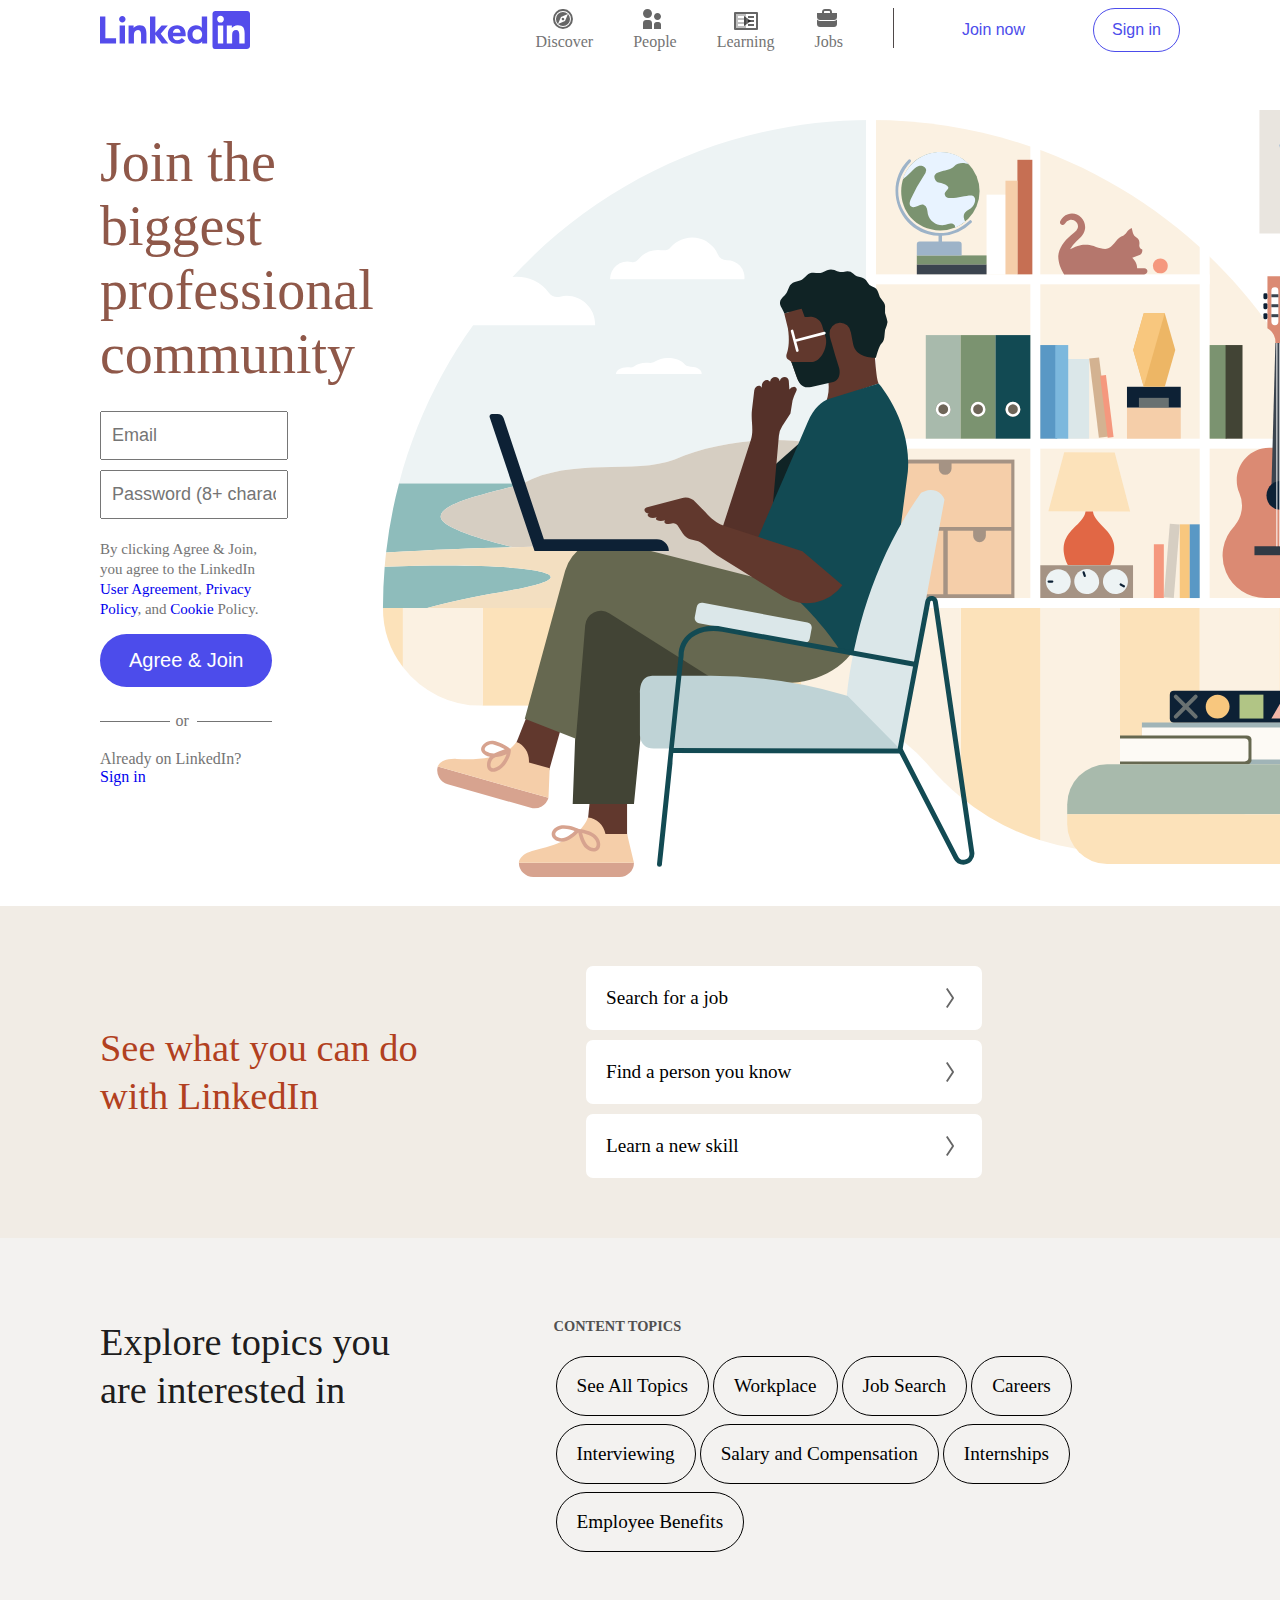
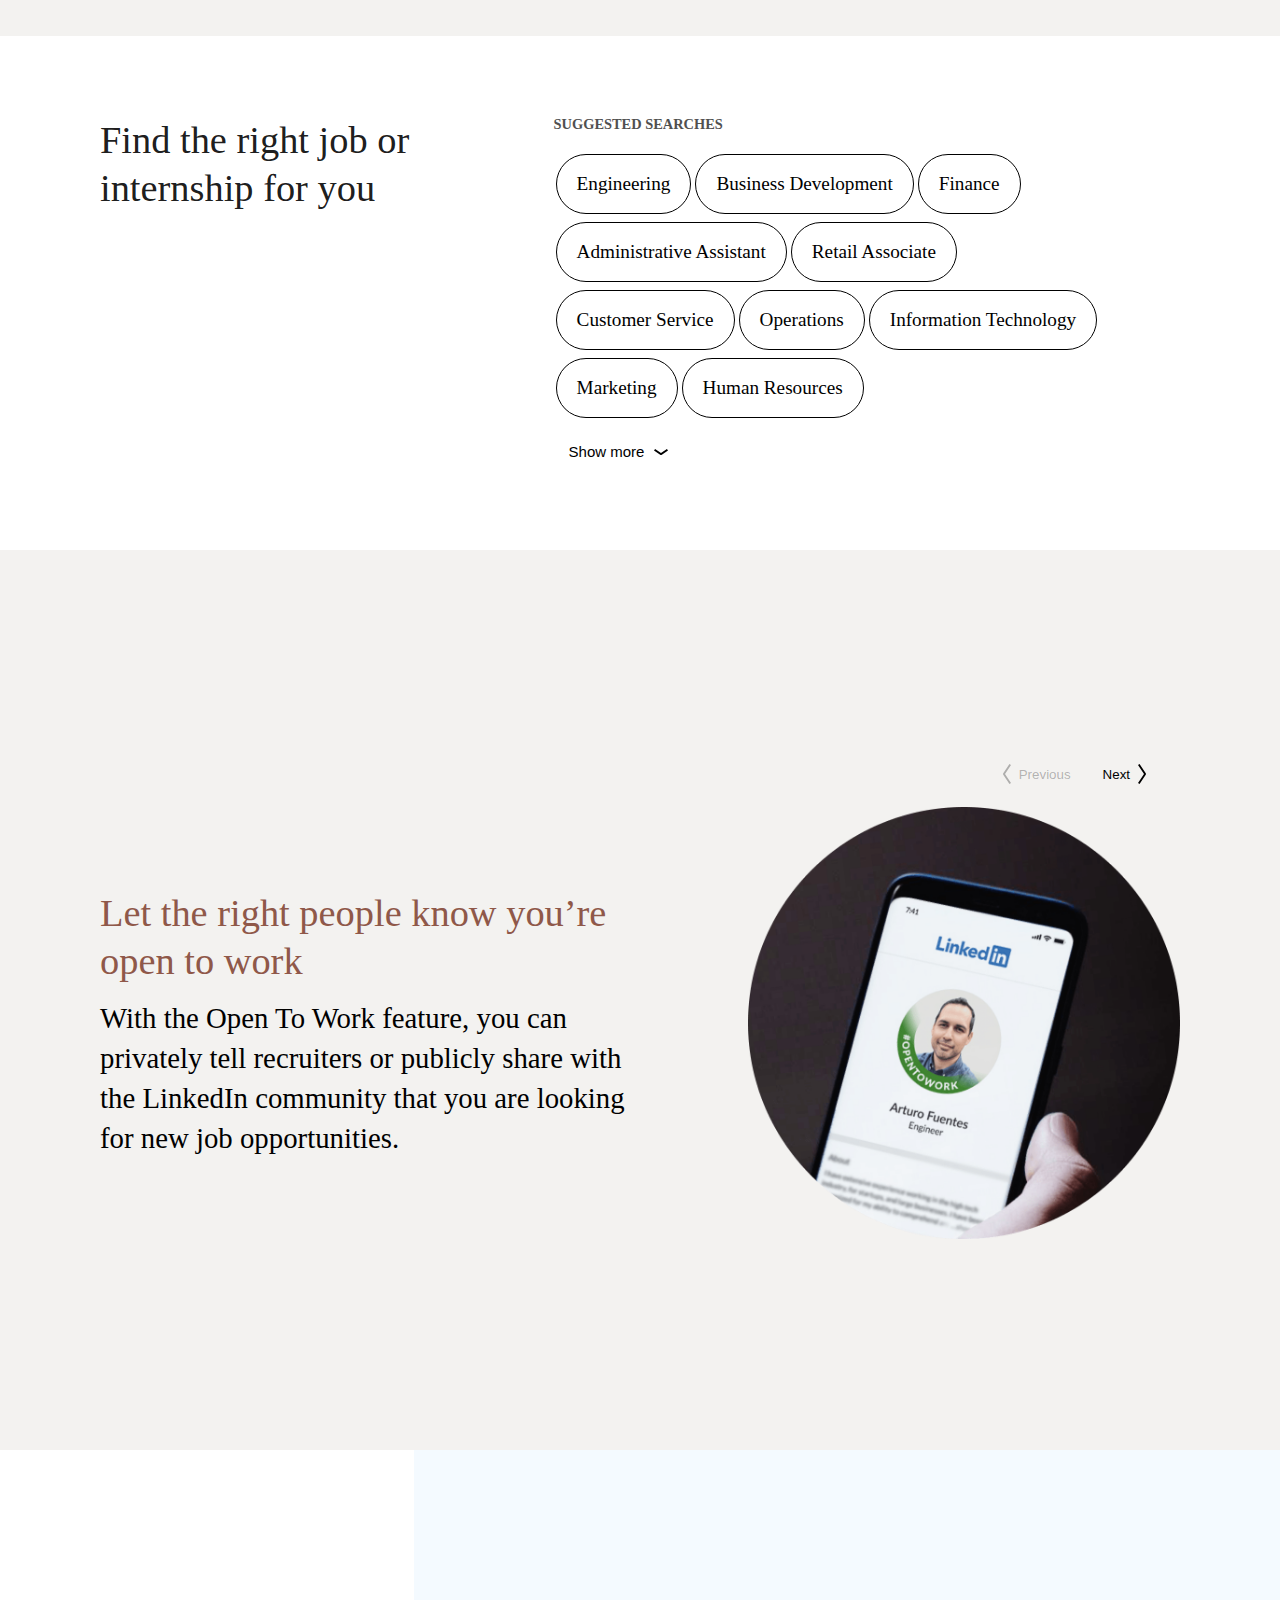
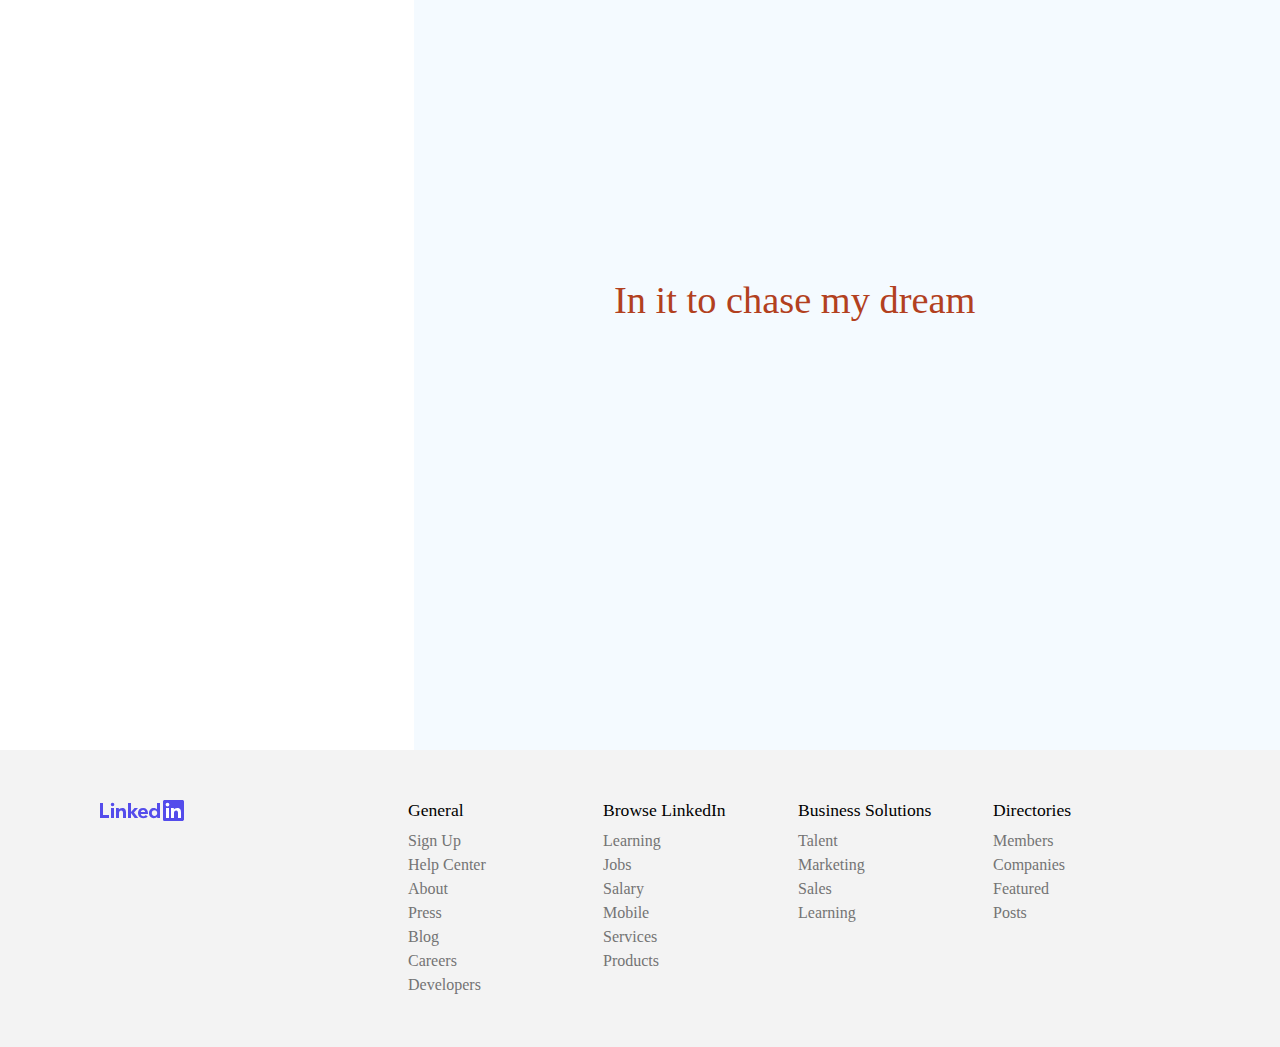
<file: index.html>
<!DOCTYPE html>
<html lang="en">

<head>
    <meta charset="UTF-8" />
    <meta http-equiv="X-UA-Compatible" content="IE=edge" />
    <meta name="viewport" content="width=device-width, initial-scale=1.0" />
    <link rel="preconnect" href="https://fonts.googleapis.com">
    <link rel="preconnect" href="https://fonts.gstatic.com" crossorigin>
    <link href="https://fonts.googleapis.com/css2?family=Montserrat:wght@700&display=swap" rel="stylesheet">
    <link rel="stylesheet" href="style.css">
    <title>LinkedIn</title>
</head>

<body>
    <header>
        <nav>
            <img src="./assets/svg/logoA.svg" alt="" width="150">
            <div class="nav-items">
                <ul>
                    <li><svg xmlns:xlink="http://www.w3.org/1999/xlink" xmlns="http://www.w3.org/2000/svg" width="24"
                            height="24" fill="none" focusable="false" class="lazy-loaded">
                            <path
                                d="M18.07 2.93A10 10 0 1 0 3.926 17.07 10 10 0 0 0 18.07 2.93ZM5.34 15.66A8 8 0 1 1 16.66 4.353 8 8 0 0 1 5.34 15.66ZM9 8l-3 7a7 7 0 1 1 9.9-9.9L9 8Zm1.12 2.88a1.24 1.24 0 1 1 1.76-1.747 1.24 1.24 0 0 1-1.76 1.747ZM15.95 15A7 7 0 0 1 6 15l7-3 2.95-6.95a7 7 0 0 1 0 9.95Z"
                                fill="#000000" fill-opacity="0.6"></path>
                        </svg>
                        <span>
                            Discover
                        </span>
                    </li>

                    <li><svg xmlns="http://www.w3.org/2000/svg" width="24" height="24" fill="none" focusable="true"
                            class="">
                            <path
                                d="M9 14v6H0v-6c0-1.7 1.3-3 3-3h3c1.7 0 3 1.3 3 3Zm5.5-3c1.9 0 3.5-1.6 3.5-3.5S16.4 4 14.5 4 11 5.6 11 7.5s1.6 3.5 3.5 3.5Zm1 2h-2c-1.4 0-2.5 1.1-2.5 2.5V20h7v-4.5c0-1.4-1.1-2.5-2.5-2.5ZM4.5 0C2 0 0 2 0 4.5S2 9 4.5 9 9 7 9 4.5 7 0 4.5 0Z"
                                fill="#000000" fill-opacity="0.6"></path>
                        </svg>
                        <span>
                            People
                        </span>
                    </li>

                    <li><svg xmlns="http://www.w3.org/2000/svg" width="24" height="24" fill="none" focusable="false"
                            class="lazy-loaded">
                            <path fill-rule="evenodd" clip-rule="evenodd"
                                d="M23 3H1a1 1 0 0 0-1 1v16a1 1 0 0 0 1 1h22a1 1 0 0 0 1-1V4a1 1 0 0 0-1-1ZM2 19h20V5H2v14Z"
                                fill="#000000" fill-opacity="0.6"></path>
                            <path fill-rule="evenodd" clip-rule="evenodd"
                                d="M4 9h6V7H4v2Zm0 4h6v-2H4v2Zm0 4h6v-2H4v2Zm-2 2h10V5H2v14Z" fill="#000000"
                                fill-opacity="0.25"></path>
                            <path fill-rule="evenodd" clip-rule="evenodd"
                                d="M14 9h6V7h-6v2Zm0 4h6v-2h-6v2Zm6 4h-6v-2h6v2Z" fill="#000000" fill-opacity="0.6">
                            </path>
                            <path fill-rule="evenodd" clip-rule="evenodd"
                                d="M10 7.534v8.933a.28.28 0 0 0 .439.23l6.433-4.436A.307.307 0 0 0 17 12a.305.305 0 0 0-.128-.26l-6.433-4.437a.28.28 0 0 0-.439.23Z"
                                fill="#000000" fill-opacity="0.6"></path>
                        </svg>
                        <span>
                            Learning
                        </span>
                    </li>
                    <li><svg xmlns="http://www.w3.org/2000/svg" width="24" height="24" fill="none" focusable="false"
                            class="lazy-loaded">
                            <path
                                d="M15 4V3c0-1.7-1.3-3-3-3H8C6.3 0 5 1.3 5 3v1H0v4c0 1.7 1.3 3 3 3h14c1.7 0 3-1.3 3-3V4h-5ZM7 3c0-.6.4-1 1-1h4c.6 0 1 .4 1 1v1H7V3Zm10 9c1.2 0 2.3-.5 3-1.4V15c0 1.7-1.3 3-3 3H3c-1.7 0-3-1.3-3-3v-4.4c.7.9 1.8 1.4 3 1.4h14Z"
                                fill="#000000" fill-opacity="0.6"></path>
                        </svg>
                        <span>
                            Jobs
                        </span>
                    </li>
                </ul>
                <span class="vr"></span>
                <button class="join"><a href="join.html">Join now</a></button>
                <button class="sign"><a href="sign_in.html">Sign in</a></button>
            </div>
        </nav>
    </header>

    
    <main>
        <section class="hero">
          <div class="hero_content">
            <h1 class="hero_head">Join the biggest professional community</h1>
            <form class="hero_form">
              <input type="email" name="email" id="email" placeholder="Email">
              <input type="password" name="password" id="password" placeholder="Password (8+ characters)">
              <p class="form_t-c">By clicking Agree & Join, you agree to the LinkedIn <a href="#">User Agreement</a>, <a
                  href="#">Privacy
                  Policy</a>, and <a href="#">Cookie</a>
                Policy.
              </p>
              <button class="form_btn" type="submit">Agree & Join</button>
            </form>
            <p class="form_alter">or &nbsp;</p>
            <div style="width: 60%; display: flex; justify-content: center;">
              <p class="form_login">Already on LinkedIn? <a href="sign_in.html">Sign in</a></p>
            </div>
          </div>
          <img src="./assets/svg/dxf91zhqd2z6b0bwg85ktm5s4.svg" alt="hero" class="hero_img">
        </section>
        <section class="what-to-do">
          <h1 class="what-to-do_head">See what you can do<br />with LinkedIn</h1>
          <div class="what-to-do_cta">
            <div class="what-to-do_btn">
              Search for a job
              <svg xmlns="http://www.w3.org/2000/svg" width="24" height="24" class="artdeco-icon lazy-loaded" focusable="false">
                <path d="M14 12L8 3.06 9.55 2l6.19 9.15a1.5 1.5 0 010 1.69L9.55 22 8 20.94z" fill="rgba(0, 0, 0, 0.6)">
                </path>
              </svg>
            </div>
            <div class="what-to-do_btn">
              Find a person you know
              <svg xmlns="http://www.w3.org/2000/svg" width="24" height="24" class="artdeco-icon lazy-loaded" focusable="false">
                <path d="M14 12L8 3.06 9.55 2l6.19 9.15a1.5 1.5 0 010 1.69L9.55 22 8 20.94z" fill="rgba(0, 0, 0, 0.6)">
                </path>
              </svg>
            </div>
            <div class="what-to-do_btn">
              Learn a new skill
              <svg xmlns="http://www.w3.org/2000/svg" width="24" height="24" class="artdeco-icon lazy-loaded" focusable="false">
                <path d="M14 12L8 3.06 9.55 2l6.19 9.15a1.5 1.5 0 010 1.69L9.55 22 8 20.94z" fill="rgba(0, 0, 0, 0.6)">
                </path>
              </svg>
            </div>
          </div>
          </section>
          <section class="explore">
            <h1 class="explore_head">Explore topics you<br />are interested in</h1>
            <div class="explore_cta">
              <p>CONTENT TOPICS</p>
              <div>
                <a href="#" class="explore_btn">See All Topics</a>
                <a href="#" class="explore_btn">Workplace</a>
                <a href="#" class="explore_btn">Job Search</a>
                <a href="#" class="explore_btn">Careers</a>
                <a href="#" class="explore_btn">Interviewing</a>
                <a href="#" class="explore_btn">Salary and Compensation</a>
                <a href="#" class="explore_btn">Internships</a>
                <a href="#" class="explore_btn">Employee Benefits</a>
              </div>
            </div>
          </section>
          <section class="jobs">
            <h1 class="jobs_head">Find the right job or<br />internship for you</h1>
            <div class="jobs_cta">
              <p>SUGGESTED SEARCHES</p>
              <div>
                <a href="#" class="jobs_btn">Engineering</a>
                <a href="#" class="jobs_btn">Business Development</a>
                <a href="#" class="jobs_btn">Finance</a>
                <a href="#" class="jobs_btn">Administrative Assistant</a>
                <a href="#" class="jobs_btn">Retail Associate</a>
                <a href="#" class="jobs_btn">Customer Service</a>
                <a href="#" class="jobs_btn">Operations</a>
                <a href="#" class="jobs_btn">Information Technology</a>
                <a href="#" class="jobs_btn">Marketing</a>
                <a href="#" class="jobs_btn">Human Resources</a>
              </div>
              <button class="jobs_more">
                Show more&nbsp;&nbsp;
                <svg xmlns="http://www.w3.org/2000/svg" width="16" height="16" preserveAspectRatio="xMinYMin meet"
                  focusable="false" class="lazy-loaded">
                  <path d="M8 9l5.93-4L15 6.54l-6.15 4.2a1.5 1.5 0 01-1.69 0L1 6.54 2.07 5z" fill="currentColor"></path>
                </svg>
              </button>
            </div>
          </section>
          <section class="testimonial">
            <div class="test_controll">
              <button class="test-controll_left" disabled>
                <svg xmlns="http://www.w3.org/2000/svg" xmlns:xlink="http://www.w3.org/1999/xlink" version="1.1"
                  viewBox="0 0 24 24" width="24px" height="24px" x="0" y="0" preserveAspectRatio="xMinYMin meet"
                  class="artdeco-icon lazy-loaded" focusable="false">
                  <path d="M10,12l6,8.94L14.45,22,8.26,12.85a1.5,1.5,0,0,1,0-1.69L14.45,2,16,3.06Z" class="large-icon"
                    style="fill: currentColor"></path>
                </svg>
                Previous
              </button>
              <button class="test-controll_right">
                Next
                <svg xmlns="http://www.w3.org/2000/svg" xmlns:xlink="http://www.w3.org/1999/xlink" version="1.1"
                  viewBox="0 0 24 24" width="24px" height="24px" x="0" y="0" preserveAspectRatio="xMinYMin meet"
                  class="artdeco-icon lazy-loaded" focusable="false">
                  <path d="M14,12L8,3.06,9.55,2l6.19,9.15a1.5,1.5,0,0,1,0,1.69L9.55,22,8,20.94Z" class="large-icon"
                    style="fill: currentColor"></path>
                </svg>
              </button>
            </div>
            <div class="test">
              <div class="test_content">
                <h2>Let the right people know you’re open to work</h2>
                <h3>With the Open To Work feature, you can privately tell recruiters or publicly share with the LinkedIn
                  community
                  that you
                  are looking for new job opportunities.</h3>
              </div>
              <img src="./assets/img/testImg.png" class="test_profile"></img>
            </div>
          </section>
          <section class="dream">
            <div class="dream_show">
              <iframe src="https://www.youtube.com/embed/IlYUUN8rL_Y" frameborder="0"></iframe>
            </div>
            <div class="dream_content">
              <h2>In it to chase my dream</h2>
            </div>
          </section>
      </main>
      <footer>
        <div class="footer_logo">
          <img src="./assets/svg/logo.svg" alt="hero">
        </div>
        <div class="footer_general">
          <p>General</p>
          <a href="#">Sign Up</a>
          <a href="#">Help Center</a>
          <a href="#">About</a>
          <a href="#">Press</a>
          <a href="#">Blog</a>
          <a href="#">Careers</a>
          <a href="#">Developers</a>
        </div>
        <div class="footer_browse">
          <p>Browse LinkedIn</p>
          <a href="#">Learning</a>
          <a href="#">Jobs</a>
          <a href="#">Salary</a>
          <a href="#">Mobile</a>
          <a href="#">Services</a>
          <a href="#">Products</a>
        </div>
        <div class="footer_business">
          <p>Business Solutions</p>
          <a href="#">Talent</a>
          <a href="#">Marketing</a>
          <a href="#">Sales</a>
          <a href="#">Learning</a>
        </div>
        <div class="footer_directories">
          <p>Directories</p>
          <a href="#">Members</a>
          <a href="#">Companies</a>
          <a href="#">Featured</a>
          <a href="#">Posts</a>
        </div>
      </footer>
</body>

</html>
</file>
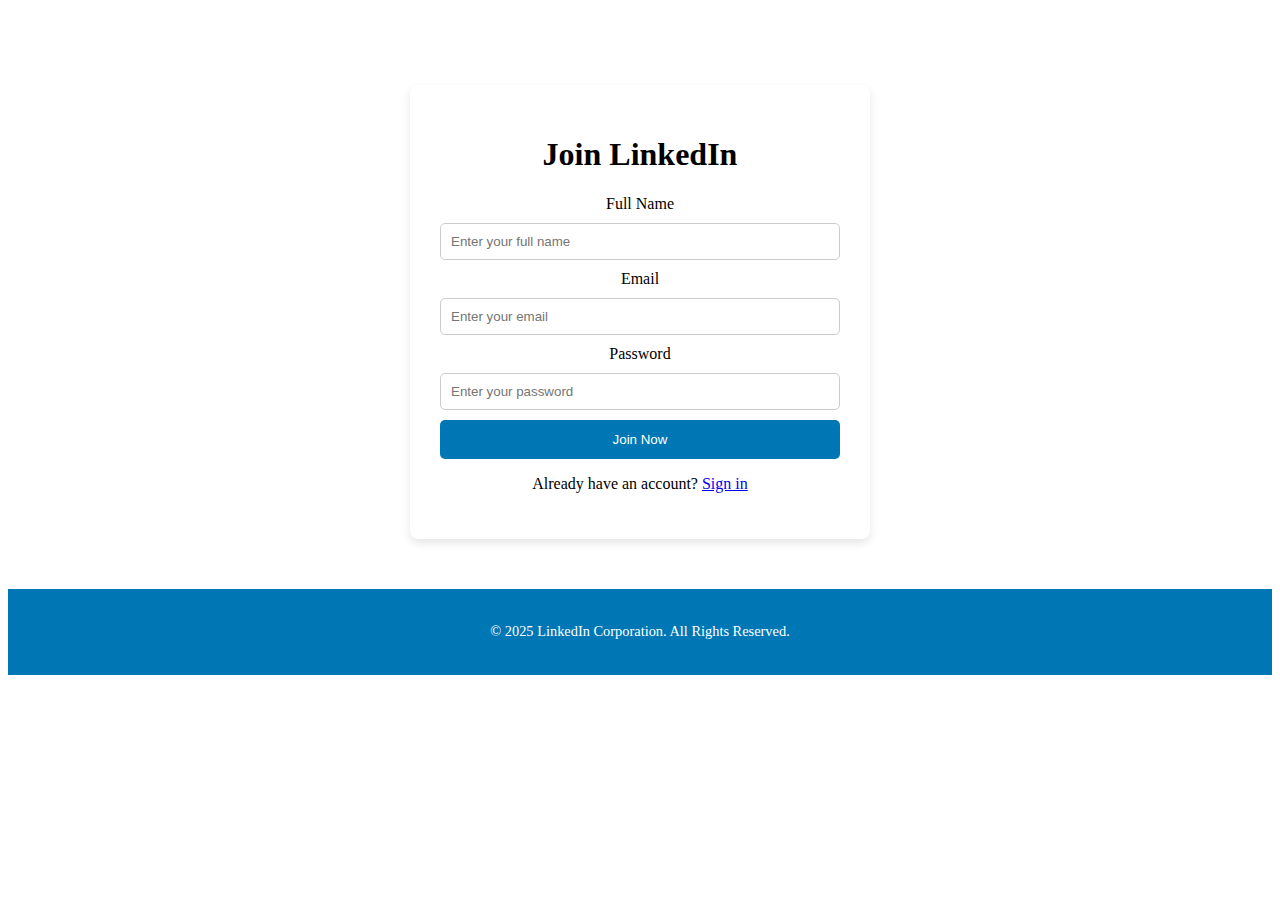
<file: join.html>
<!DOCTYPE html>
<html lang="en">
<head>
    <meta charset="UTF-8">
    <meta name="viewport" content="width=device-width, initial-scale=1.0">
    <title>Join Us | LinkedIn</title>
    <link rel="stylesheet" href="join-sign.css">
</head>
<body>
    <header>
        <nav>
            <div class="logo">
                <a href="index.html">LinkedIn</a>
            </div>
        </nav>
    </header>

    <section class="auth-section">
        <div class="auth-container">
            <h1>Join LinkedIn</h1>
            <form action="" method="post">
                <label for="name">Full Name</label>
                <input type="text" id="name" name="name" required placeholder="Enter your full name">

                <label for="email">Email</label>
                <input type="email" id="email" name="email" required placeholder="Enter your email">

                <label for="password">Password</label>
                <input type="password" id="password" name="password" required placeholder="Enter your password">
                
                <button type="submit">Join Now</button>
            </form>
            <p>Already have an account? <a href="sign_in.html">Sign in</a></p>
        </div>
    </section>

    <footer>
        <p>&copy; 2025 LinkedIn Corporation. All Rights Reserved.</p>
    </footer>
</body>
</html>
</file>
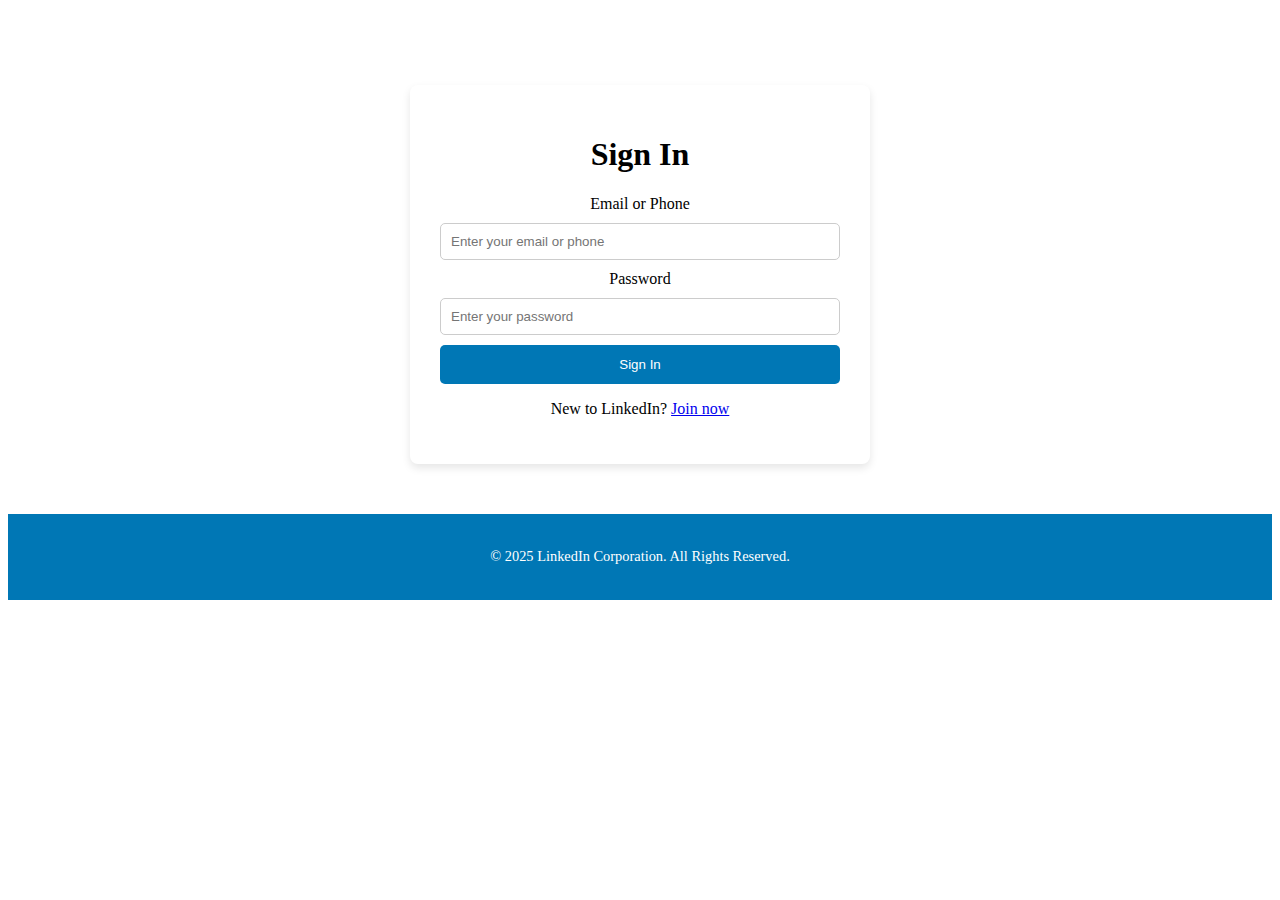
<file: sign_in.html>
<!DOCTYPE html>
<html lang="en">
<head>
    <meta charset="UTF-8">
    <meta name="viewport" content="width=device-width, initial-scale=1.0">
    <title>Sign In | LinkedIn</title>
    <link rel="stylesheet" href="join-sign.css">
</head>
<body>
    <header>
        <nav>
            <div class="logo">
                <a href="index.html">LinkedIn</a>
            </div>
        </nav>
    </header>

    <section class="auth-section">
        <div class="auth-container">
            <h1>Sign In</h1>
            <form action="" method="post">
                <label for="email">Email or Phone</label>
                <input type="email" id="email" name="email" required placeholder="Enter your email or phone">
                
                <label for="password">Password</label>
                <input type="password" id="password" name="password" required placeholder="Enter your password">
                
                <button type="submit">Sign In</button>
            </form>
            <p>New to LinkedIn? <a href="join.html">Join now</a></p>
        </div>
    </section>

    <footer>
        <p>&copy; 2025 LinkedIn Corporation. All Rights Reserved.</p>
    </footer>
</body>
</html>
</file>
<file: style.css>
*{
    margin: 0;
}

nav{
    height: 60px;
    display: flex;
    justify-content: space-between;
    align-items: center;
    padding: 0px 100px;
    box-sizing: border-box;
}

.nav-items{
    display: flex;
    gap: 50px;
}

.vr
{
    height: 40px;
    width: 1px;
    background: #4f4949;
}

.nav-items > ul {
    display: flex;
    list-style: none;
    gap: 40px;
}

.nav-items > ul > li{
    display: flex;
    flex-direction: column;
    justify-content: center;
    align-items: center;
    color: rgb(116, 116, 116);
}

button > a{
    text-decoration: none;
    color: rgb(76, 76, 235);
}

.join{
    background-color: white;
    border: none;
    font-size: 16px;
    font-weight: 540;
    padding: 12px 18px;
}

.sign{
    background: white;
    font-size: 16px;
    font-weight: 540;
    padding: 12px 18px;
    border-radius: 30px;
    border: solid rgb(76, 76, 235) 1.5px;

}


.hero {
    height: 94vh;
    display: flex;
    padding: 50px 0 0;
    overflow-x: hidden;
    box-sizing: border-box;
  }
  
  .hero_img {
    margin-left: auto;
    margin-right: -6%;
  }
  
  .hero_content {
    padding: 20px 0 0 100px;
  }
  
  .hero_head {
    color: #8f5849;
    font-size: 3.5rem;
    font-weight: 50;
  }
  
  .hero_form {
    margin-top: 20px;
    width: 60%;
  }
  
  .hero_form > input {
    width: 100%;
    height: 25px;
    font-size: 18px;
    font-weight: lighter;
    padding: 10px;
    margin: 5px 0;
  }
  
  .hero_form > input:focus {
    outline: 1px solid rgb(76, 76, 235);
  }
  
  .form_t-c {
    font-size: 15px;
    line-height: 20px;
    margin: 15px 0;
    color: rgb(116, 116, 116);
  }
  
  .form_t-c > a {
    text-decoration: none;
  }
  
  .hero_form > button {
    width: 105%;
    color: white;
    font-size: 20px;
    padding: 15px 20px;
    border-radius: 50px;
    background-color: rgb(76, 76, 235);
    border: none;
    cursor: pointer;
    box-sizing: border-box;
  }
  
  .form_alter {
    position: relative;
    width: 63%;
    margin-top: 25px;
    z-index: 1;
    overflow: hidden;
    text-align: center;
    color: rgb(116, 116, 116);
  }
  .form_alter:before,
  .form_alter:after {
    position: absolute;
    top: 51%;
    overflow: hidden;
    width: 47%;
    height: 1px;
    content: "\a0";
    background-color: rgb(116, 116, 116);
  }
  .form_alter:before {
    margin-left: -50%;
    text-align: right;
  }
  
  .form_login {
    margin-top: 20px;
    color: rgb(116, 116, 116);
  }
  
  .form_login > a {
    text-decoration: none;
  }
  
  
  /************  What to do  *******************/
  .what-to-do {
    background-color: #f1ece5;
    padding: 50px 100px;
    display: flex;
    align-items: center;
    box-sizing: border-box;
  }
  
  .what-to-do_head {
    color: #b24020;
    font-size: 2.4rem;
    font-weight: 50;
    line-height: 3rem;
    width: 45%;
  }
  
  .what-to-do_cta {
    width: 33%;
  }
  
  .what-to-do_btn {
    background-color: white;
    padding: 20px;
    margin: 10px 0;
    border-radius: 7px;
    font-size: 1.2rem;
    width: 100%;
    display: flex;
    justify-content: space-between;
    align-items: center;
    cursor: pointer;
  }
  
  .what-to-do_btn:hover {
    box-shadow: 1px 5px 15px rgba(66, 66, 66, 0.384);
  }
  /************  What to do ended  *******************/
  
  /************  explore  *******************/
  .explore {
    background-color: #f3f2f0;
    padding: 80px 100px;
    display: flex;
    /* align-items: center; */
    box-sizing: border-box;
  }
  
  .explore_head {
    color: rgba(0, 0, 0, 0.9);
    font-size: 2.4rem;
    font-weight: 50;
    line-height: 3rem;
    width: 42%;
  }
  
  .explore_cta {
    width: 50%;
  }
  
  .explore_cta > p {
    color: rgb(80, 80, 80);
    font-weight: 550;
    font-size: 0.9rem;
    margin-bottom: 17px;
  }
  
  .explore_cta > div {
    display: flex;
    flex-wrap: wrap;
  }
  
  .explore_btn {
    text-decoration: none;
    width: fit-content;
    margin: 4px 2px;
    font-size: 1.2rem;
    color: rgb(0, 0, 0);
    padding: 18px 20px;
    border-radius: 30px;
    border: solid rgb(0, 0, 0) 1.5px;
  }
  
  .explore_btn:hover {
    background-color: rgba(82, 82, 82, 0.055);
  }
  /************  explore ended  *******************/
  /************  jobs  *******************/
  .jobs {
    background-color: #ffffff;
    padding: 80px 100px;
    display: flex;
    /* align-items: center; */
    box-sizing: border-box;
  }
  
  .jobs_head {
    color: rgba(0, 0, 0, 0.9);
    font-size: 2.4rem;
    font-weight: 50;
    line-height: 3rem;
    width: 42%;
  }
  
  .jobs_cta {
    width: 52%;
  }
  
  .jobs_cta > p {
    color: rgb(80, 80, 80);
    font-weight: 550;
    font-size: 0.9rem;
    margin-bottom: 17px;
  }
  
  .jobs_cta > div {
    display: flex;
    flex-wrap: wrap;
  }
  
  .jobs_btn {
    text-decoration: none;
    width: fit-content;
    margin: 4px 2px;
    font-size: 1.2rem;
    color: rgb(0, 0, 0);
    padding: 18px 20px;
    border-radius: 30px;
    border: solid rgb(0, 0, 0) 1.5px;
  }
  
  .jobs_btn:hover {
    background-color: rgba(82, 82, 82, 0.055);
  }
  
  .jobs_more {
    color: rgb(0, 0, 0);
    font-size: 15px;
    padding: 10px 15px;
    margin-top: 10px;
    background-color: white;
    border: none;
    cursor: pointer;
    box-sizing: border-box;
  
    display: flex;
    justify-content: space-between;
    align-items: center;
  }
  
  .jobs_more > svg {
    margin-top: 2px;
  }
  
  .jobs_more:hover {
    background-color: rgb(233, 233, 233);
  }
  /************  jobs ended  *******************/
  
  /************  testmonial ended  *******************/
  .testimonial {
    background-color: #f3f2f0;
    padding: 80px 100px;
    min-height: 100vh;
    display: flex;
    flex-direction: column;
    justify-content: center;
    box-sizing: border-box;
  }
  
  .test_controll {
    width: 100%;
    margin-bottom: 20px;
    display: flex;
    justify-content: end;
    align-items: center;
    box-sizing: border-box;
  }
  
  .test-controll_left,
  .test-controll_right {
    margin-right: 20px;
    display: flex;
    justify-content: space-between;
    align-items: center;
    background-color: #f3f2f0;
    cursor: pointer;
    border: none;
  }
  
  .test {
    display: flex;
    align-items: center;
    justify-content: space-between;
  }
  
  .test_content {
    width: 50%;
  }
  
  .test_content > h2 {
    color: #8f5849;
    font-size: 2.4rem;
    font-weight: 50;
    line-height: 3rem;
  }
  
  .test_content > h3 {
    margin-top: 13px;
    color: #000000;
    font-size: 1.8rem;
    font-weight: lighter;
    line-height: 2.5rem;
  }
  
  .test_profile {
    width: 40%;
  }
  /************  testmonial ended  *******************/
  
  /************  dream  *******************/
  .dream {
    background-color: #ffffff;
    display: flex;
    box-sizing: border-box;
  }
  
  .dream_show {
    width: 30%;
    min-height: 100vh;
    padding: 80px 0 80px 100px;
    display: flex;
    align-items: center;
    box-sizing: border-box;
  }
  
  .dream_show > iframe {
    margin: 0 -200px 0 auto;
    width: 700px;
    height: 350px;
    border-radius: 5px;
    z-index: 1;
  }
  
  .dream_content {
    width: 70%;
    padding: 80px 100px 80px 200px;
    margin-left: 30px;
    display: flex;
    align-items: center;
    background-color: #f4faff;
    box-sizing: border-box;
  }
  
  .dream_content > h2 {
    font-size: 2.4rem;
    font-weight: lighter;
    color: #b24020;
  }
  /************  dream ended  *******************/
  
  /************  footer  *******************/
  footer {
    padding: 50px 100px;
    display: grid;
    column-gap: 8px;
    grid-template-columns: repeat(5, 1fr);
    background-color: #f3f3f3;
  }
  
  footer > div {
    display: flex;
    flex-direction: column;
  }
  
  footer > div > p {
    font-size: 1.1rem;
    margin-bottom: 8px;
  }
  
  footer > div > a {
    text-decoration: none;
    color: rgb(116, 116, 116);
    margin: 3px 0;
  }
  
  footer > div > a:hover {
    color: rgb(76, 76, 235);
  }
</file>
<file: join-sign.css>
nav .logo a {
    font-size: 1.5em;
    font-weight: bold;
    text-decoration: none;
    color: white;
}

.auth-section {
    padding: 50px 0;
    text-align: center;
}

.auth-container {
    width: 400px;
    margin: 0 auto;
    padding: 30px;
    background-color: white;
    border-radius: 8px;
    box-shadow: 0 4px 8px rgba(0, 0, 0, 0.1);
}

.auth-container form {
    display: flex;
    flex-direction: column;
}

.auth-container input {
    padding: 10px;
    margin: 10px 0;
    border: 1px solid #ccc;
    border-radius: 5px;
}

.auth-container button {
    background-color: #0077b5;
    color: white;
    padding: 12px;
    border: none;
    border-radius: 5px;
    cursor: pointer;
}

.auth-container button:hover {
    background-color: #005f88;
}
footer {
    background-color: #0077b5;
    color: white;
    text-align: center;
    padding: 20px 0;
}

footer p {
    font-size: 0.9em;
}
</file>
